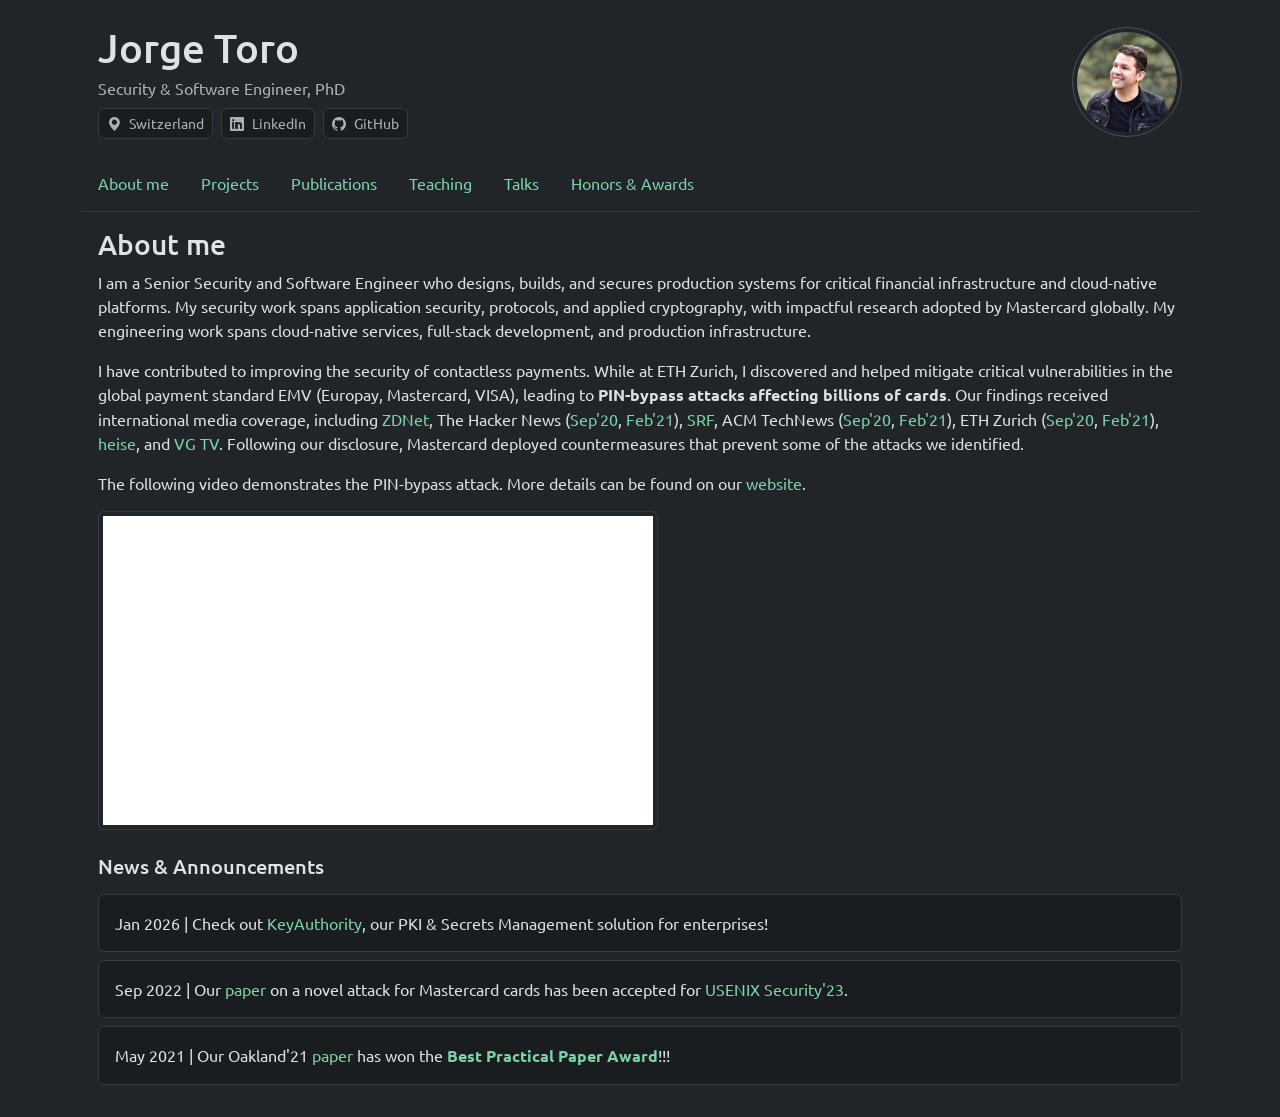
<file: index.html>
<!doctype html>
<html lang="en" data-bs-theme="dark">
  <head>
    <meta charset="utf-8" />
    <meta name="viewport" content="width=device-width, initial-scale=1" />
    <title>Jorge Toro</title>
    <link rel="icon" href="assets/img/icon.png" />
    <link
      href="https://cdn.jsdelivr.net/npm/bootstrap@5.3.8/dist/css/bootstrap.min.css"
      rel="stylesheet"
      integrity="sha384-sRIl4kxILFvY47J16cr9ZwB07vP4J8+LH7qKQnuqkuIAvNWLzeN8tE5YBujZqJLB"
      crossorigin="anonymous"
    />
    <link
      rel="stylesheet"
      href="https://cdn.jsdelivr.net/npm/bootstrap-icons@1.11.3/font/bootstrap-icons.min.css"
    />

    <link rel="preconnect" href="https://fonts.googleapis.com" />
    <link rel="preconnect" href="https://fonts.gstatic.com" crossorigin />
    <link
      href="https://fonts.googleapis.com/css2?family=Ubuntu:ital,wght@0,300;0,400;0,500;0,700;1,300;1,400;1,500;1,700&display=swap"
      rel="stylesheet"
    />

    <link rel="stylesheet" href="assets/css/style.css" />
  </head>
  <body>
    <div class="container mt-4 pb-2">
      <div class="mx-3 d-flex justify-content-between align-items-center mb-4">
        <div>
          <h1 class="mb-1">Jorge Toro</h1>
          <div class="mb-2 text-muted">
            Security &amp; Software Engineer, PhD
          </div>
          <div class="d-flex gap-2 flex-wrap align-items-center">
            <div
              class="alert alert-dark bg-dark-subtle rounded py-1 px-2 small text-muted m-0"
            >
              <i class="bi bi-geo-alt-fill me-2" aria-hidden="true"></i
              >Switzerland
            </div>
            <div
              class="alert alert-dark bg-dark-subtle rounded py-1 px-2 small text-muted m-0"
            >
              <a
                class="text-muted"
                href="https://www.linkedin.com/in/jtoropozo"
                target="_blank"
                ><i class="bi bi-linkedin me-2" aria-hidden="true"></i
                >LinkedIn</a
              >
            </div>
            <div
              class="alert alert-dark bg-dark-subtle rounded py-1 px-2 small text-muted m-0"
            >
              <a
                class="text-muted"
                href="https://github.com/jorgetp"
                target="_blank"
                ><i class="bi bi-github me-2" aria-hidden="true"></i>GitHub</a
              >
            </div>
          </div>
        </div>
        <img
          src="assets/img/profile.jpg"
          alt="Profile picture"
          class="img-fluid rounded-circle p-1 border d-none d-sm-block"
          style="width: 110px"
        />
      </div>
      <ul
        class="nav border-bottom border-dark-subtle pt-0 pb-2 d-flex justify-content-start"
        id="myTab"
        role="tablist"
      >
        <li class="nav-item" role="presentation">
          <button
            class="nav-link active"
            id="home-tab"
            data-bs-toggle="tab"
            data-bs-target="#home"
            type="button"
            role="tab"
            aria-controls="home"
            aria-selected="true"
          >
            About me
          </button>
        </li>
        <li class="nav-item" role="presentation">
          <button
            class="nav-link"
            id="projects-tab"
            data-bs-toggle="tab"
            data-bs-target="#projects"
            type="button"
            role="tab"
            aria-controls="projects"
            aria-selected="false"
          >
            Projects
          </button>
        </li>
        <li class="nav-item" role="presentation">
          <button
            class="nav-link"
            id="publications-tab"
            data-bs-toggle="tab"
            data-bs-target="#publications"
            type="button"
            role="tab"
            aria-controls="publications"
            aria-selected="false"
          >
            Publications
          </button>
        </li>
        <li class="nav-item" role="presentation">
          <button
            class="nav-link"
            id="teaching-tab"
            data-bs-toggle="tab"
            data-bs-target="#teaching"
            type="button"
            role="tab"
            aria-controls="teaching"
            aria-selected="false"
          >
            Teaching
          </button>
        </li>
        <li class="nav-item" role="presentation">
          <button
            class="nav-link"
            id="talks-tab"
            data-bs-toggle="tab"
            data-bs-target="#talks"
            type="button"
            role="tab"
            aria-controls="talks"
            aria-selected="false"
          >
            Talks
          </button>
        </li>
        <li class="nav-item" role="presentation">
          <button
            class="nav-link"
            id="awards-tab"
            data-bs-toggle="tab"
            data-bs-target="#awards"
            type="button"
            role="tab"
            aria-controls="awards"
            aria-selected="false"
          >
            Honors & Awards
          </button>
        </li>
      </ul>
      <div class="mx-3 tab-content" id="myTabContent">
        <div
          class="tab-pane fade show active"
          id="home"
          role="tabpanel"
          aria-labelledby="home-tab"
        >
          <div class="py-3">
            <!--<p class="alert alert-warning">
                  <i class="bi bi-info-circle me-1"></i>
                  This website is mostly about my academic career. I no longer
                  update it regularly since Jan 2023 when I went into industry.
                </p>-->

            <h3>About me</h3>
            <p>
              I am a Senior Security and Software Engineer who designs, builds,
              and secures production systems for critical financial
              infrastructure and cloud-native platforms. My security work spans
              application security, protocols, and applied cryptography, with
              impactful research adopted by Mastercard globally. My engineering
              work spans cloud-native services, full-stack development, and
              production infrastructure.
            </p>

            <!--<p>
              Previously, I was a Postdoctoral Researcher at
              <a href="https://ethz.ch/en.html">ETH Zurich</a>, within Prof.
              Basin's Information Security Group. In 2019, I completed my PhD in
              Computer Science at the
              <a href="https://www.uni.lu">University of Luxembourg</a>, under
              the supervision of Prof. Mauw and Dr. Trujillo. During my academic
              career, I developed and applied techniques and tools to produce
              machine-verifiable security proofs and to identify practical
              attacks in real-world cryptographic protocols.
            </p>-->

            <p>
              I have contributed to improving the security of contactless
              payments. While at ETH Zurich, I discovered and helped mitigate
              critical vulnerabilities in the global payment standard EMV
              (Europay, Mastercard, VISA), leading to
              <strong>PIN-bypass attacks affecting billions of cards</strong>.
              Our findings received international media coverage, including
              <a
                href="https://www.zdnet.com/article/academics-bypass-pins-for-visa-contactless-payments/"
                >ZDNet</a
              >, The Hacker News (<a
                href="https://thehackernews.com/2020/09/emv-payment-card-pin-hacking.html"
                >Sep'20</a
              >,
              <a
                href="https://thehackernews.com/2021/02/new-hack-lets-attackers-bypass.html"
                >Feb'21</a
              >),
              <a
                href="https://www.srf.ch/news/schweiz/eth-forscher-warnen-sicherheitsluecke-bei-visa-kreditkarten-entdeckt"
                >SRF</a
              >, ACM TechNews (<a
                href="https://technews.acm.org/archives.cfm?fo=2020-09-sep/sep-04-2020.html#1130993"
                >Sep'20</a
              >,
              <a
                href="https://technews.acm.org/archives.cfm?fo=2021-02-feb/feb-26-2021.html#1151729"
                >Feb'21</a
              >), ETH Zurich (<a
                href="https://ethz.ch/en/news-and-events/eth-news/news/2020/09/outsmarting-the-pin-code.html"
                >Sep'20</a
              >,
              <a
                href="https://ethz.ch/en/news-and-events/eth-news/news/2021/02/security-flaw-detected-for-the-second-time-in-credit-cards.html"
                >Feb'21</a
              >),
              <a
                href="https://www.heise.de/security/meldung/Zahlen-ohne-PIN-Forscher-knacken-Visas-NFC-Bezahlfunktion-4881555.html"
                >heise</a
              >, and
              <a
                href="https://www.vgtv.no/video/205022/ny-svindelmetode-slik-kan-de-kopiere-kortet-ditt-i-koeen"
                >VG TV</a
              >. Following our disclosure, Mastercard deployed countermeasures
              that prevent some of the attacks we identified.
              <!--Furthermore, the next generation of EMV
                  incorporates security mechanisms influenced by our research. -->
            </p>

            <p>
              The following video demonstrates the PIN-bypass attack. More
              details can be found on our
              <a href="https://emvrace.github.io/">website</a>.
            </p>

            <div
              class="p-1 border border-dark-subtle rounded mb-4"
              style="max-width: 560px"
            >
              <div
                class="ratio ratio-16x9"
                style="max-width: 560px; max-height: 315px"
              >
                <iframe
                  width="560"
                  height="315"
                  src="https://www.youtube.com/embed/8d7UgIiMRBU?si=TC4MjDvPNOIPpmqy"
                  title="YouTube video player"
                  frameborder="0"
                  allow="
                    accelerometer;
                    autoplay;
                    clipboard-write;
                    encrypted-media;
                    gyroscope;
                    picture-in-picture;
                    web-share;
                  "
                  referrerpolicy="strict-origin-when-cross-origin"
                  allowfullscreen
                ></iframe>
              </div>
            </div>

            <h5 class="pb-2">News & Announcements</h5>

            <div class="alert alert-dark mb-2" role="alert">
              Jan 2026 | Check out
              <a href="https://keyauthority.net" target="_blank">KeyAuthority</a
              >, our PKI & Secrets Management solution for enterprises!
            </div>

            <div class="alert alert-dark mb-2" role="alert">
              Sep 2022 | Our
              <a
                href="https://ethz.ch/content/dam/ethz/special-interest/infk/inst-infsec/information-security-group-dam/research/publications/pub2023/mastercard-usenix23.pdf"
                >paper</a
              >
              on a novel attack for Mastercard cards has been accepted for
              <a href="https://www.usenix.org/conference/usenixsecurity23"
                >USENIX Security'23</a
              >.
            </div>

            <div class="alert alert-dark mb-2" role="alert">
              May 2021 | Our Oakland'21
              <a
                href="https://ethz.ch/content/dam/ethz/special-interest/infk/inst-infsec/information-security-group-dam/research/publications/pub2021/emv-sp21.pdf"
                >paper</a
              >
              has won the
              <strong
                ><a
                  href="https://twitter.com/IEEESSP/status/1398021192062095361?s=20"
                  >Best Practical Paper Award</a
                ></strong
              >!!!
            </div>
          </div>
        </div>

        <div
          class="tab-pane fade"
          id="projects"
          role="tabpanel"
          aria-labelledby="projects-tab"
        >
          <div class="py-3">
            <h3 class="mb-1">Projects</h3>
            <p class="text-muted">
              These are projects where I have contributed in a leading role.
              Company-internal projects are not listed here.
            </p>

            <table class="table table-striped">
              <tbody>
                <tr>
                  <td>
                    <div class="fw-bold">
                      KeyAuthority - PKI &amp; Secrets Management
                    </div>
                    <div class="text-muted mb-1">
                      Founder &amp; Lead Engineer | Jan 2025 - Present
                    </div>
                    <ul>
                      <li>
                        Architected and implemented a cloud-native PKI and
                        secrets management platform using Go, ReactJS,
                        PostgreSQL, Docker, Kubernetes, and Helm.
                      </li>
                      <li>
                        Integrated Keycloak, HSMs, cert-manager, and GitLab to
                        automate enterprise security workflows.
                      </li>
                      <li>
                        Designed Role-Based Access Control (RBAC), approval
                        workflows, and cryptographic governance capabilities.
                      </li>
                      <li>
                        Links:
                        <a href="https://keyauthority.net" target="_blank"
                          >Homepage</a
                        >,
                        <a
                          href="https://staging.keyauthority.net"
                          target="_blank"
                          >Live Demo</a
                        >,
                        <a
                          href="https://github.com/keyauthority/keyauthority"
                          target="_blank"
                          >Source Code</a
                        >
                      </li>
                    </ul>
                  </td>
                </tr>
                <tr>
                  <td>
                    <div class="fw-bold">
                      Security Analysis of the Next-Generation Payment
                    </div>
                    <div class="text-muted mb-1">
                      Principal Researcher &amp; Engineer | ETH Zurich (joint
                      with Mastercard) | Nov 2021 - May 2022
                    </div>
                    <ul>
                      <li>
                        Led the formal security analysis of Mastercard's
                        next-generation in-store payment protocol, known as EMV
                        C8.
                      </li>
                      <li>
                        Designed and implemented a model checker to verify
                        security properties of EMV C8.
                      </li>
                      <li>
                        Tech stack:
                        <a
                          href="https://tamarin-prover.github.io/"
                          target="_blank"
                          >Tamarin prover</a
                        >, Python.
                      </li>
                    </ul>
                  </td>
                </tr>
                <tr>
                  <td>
                    <div class="fw-bold">Centre for Cyber Trust</div>
                    <div class="text-muted mb-1">
                      Researcher | ETH Zurich (sponsored by Siemens AG) | Jan
                      2021 - Dec 2022
                    </div>
                    <ul>
                      <li>
                        Contributed to the design and verification of
                        cyber-trust systems linking the physical and digital
                        worlds, specializing in document authentication.
                      </li>
                      <li>
                        Explored potential collaborations with a major
                        institution in Zurich.
                      </li>
                      <li>Tech stack: Tamarin Prover, Java, Android.</li>
                    </ul>
                  </td>
                </tr>
              </tbody>
            </table>
          </div>
        </div>
        <div
          class="tab-pane fade"
          id="publications"
          role="tabpanel"
          aria-labelledby="publications-tab"
        >
          <div class="py-3">
            <h3 class="mb-1">Publications</h3>
            <p class="text-muted">
              These are some of my publications. For a complete list, please see
              my
              <a
                href="https://scholar.google.com/citations?user=mF6Rm5oAAAAJ&hl=en"
                >Google Scholar profile</a
              >.
            </p>

            <div class="table-responsive">
              <table class="table table-striped">
                <thead>
                  <tr>
                    <th scope="col">Year</th>
                    <th scope="col">Title</th>
                    <th scope="col">Authors</th>
                    <th scope="col">Venue</th>
                    <th scope="col">Links</th>
                  </tr>
                </thead>
                <tbody>
                  <tr>
                    <td>2023</td>
                    <td>
                      <strong
                        >SealClub: Computer-aided Paper Document
                        Authentication</strong
                      >
                    </td>
                    <td>M. Ochoa, H. Vanegas, J. Toro-Pozo, and D. Basin</td>
                    <td>
                      39th Annual Computer Security Applications Conference
                      (ACSAC)
                    </td>
                    <td>
                      <a
                        href="https://people.inf.ethz.ch/basin/pubs/acsac23.pdf"
                        >PDF</a
                      >,
                      <a href="https://doi.org/10.1145/3627106.3627176">DOI</a>
                    </td>
                  </tr>
                  <tr>
                    <td>2023</td>
                    <td>
                      <strong
                        >Inducing Authentication Failures to Bypass Credit Card
                        PINs</strong
                      >
                    </td>
                    <td>D. Basin, P. Schaller, and J. Toro-Pozo</td>
                    <td>32nd USENIX Security Symposium</td>
                    <td>
                      <a href="https://emvrace.github.io/">WEB</a>,
                      <a
                        href="https://ethz.ch/content/dam/ethz/special-interest/infk/inst-infsec/information-security-group-dam/research/publications/pub2023/mastercard-usenix23.pdf"
                        >PDF</a
                      >
                    </td>
                  </tr>
                  <tr>
                    <td>2021</td>
                    <td>
                      <strong
                        >Card Brand Mixup Attack: Bypassing the PIN in non-Visa
                        Cards by Using Them for Visa Transactions</strong
                      >
                    </td>
                    <td>D. Basin, R. Sasse, and J. Toro-Pozo</td>
                    <td>30th USENIX Security Symposium</td>
                    <td>
                      <a href="https://emvrace.github.io/">WEB</a>,
                      <a
                        href="https://ethz.ch/content/dam/ethz/special-interest/infk/inst-infsec/information-security-group-dam/research/publications/pub2021/sec21fall-basin.pdf"
                        >PDF</a
                      >
                    </td>
                  </tr>
                  <tr>
                    <td>2021</td>
                    <td>
                      <strong>The EMV Standard: Break, Fix, Verify</strong>
                    </td>
                    <td>D. Basin, R. Sasse, and J. Toro-Pozo</td>
                    <td>
                      42nd IEEE Symposium on Security and Privacy (S&amp;P)
                    </td>
                    <td>
                      <a href="https://emvrace.github.io/">WEB</a>,
                      <a
                        href="https://ethz.ch/content/dam/ethz/special-interest/infk/inst-infsec/information-security-group-dam/research/publications/pub2021/emv-sp21.pdf"
                        >PDF</a
                      >,
                      <a
                        href="https://jorgetp.github.io/assets/img/oakland-award.jpg"
                        >AWARD</a
                      >
                    </td>
                  </tr>
                  <tr>
                    <td>2019</td>
                    <td>
                      <strong
                        >Post-Collusion Security and Distance Bounding</strong
                      >
                    </td>
                    <td>
                      S. Mauw, Z. Smith, J. Toro-Pozo, and R. Trujillo-Rasua
                    </td>
                    <td>
                      26th ACM SIGSAC Conference on Computer and Communications
                      Security (CCS)
                    </td>
                    <td>
                      <a href="https://jorgetp.github.io/assets/pdf/CCS19.pdf"
                        >PDF</a
                      >,
                      <a href="https://doi.org/10.1145/3319535.3345651">DOI</a>
                    </td>
                  </tr>
                  <tr>
                    <td>2019</td>
                    <td>
                      <strong
                        >Computational and symbolic analysis of
                        distance-bounding protocols</strong
                      >
                    </td>
                    <td>J. L. Toro Pozo</td>
                    <td>PhD thesis, University of Luxembourg</td>
                    <td>
                      <a
                        href="https://jorgetp.github.io/assets/pdf/thesis-jorge.pdf"
                        >PDF</a
                      >,
                      <a href="http://orbilu.uni.lu/handle/10993/39506">URL</a>
                    </td>
                  </tr>
                  <tr>
                    <td>2018</td>
                    <td>
                      <strong
                        >Automated Identification of Desynchronisation Attacks
                        on Shared Secrets</strong
                      >
                    </td>
                    <td>
                      S. Mauw, Z. Smith, J. Toro-Pozo, and R. Trujillo-Rasua
                    </td>
                    <td>
                      23rd European Symposium on Research in Computer Security
                      (ESORICS)
                    </td>
                    <td>
                      <a href="https://doi.org/10.1007/978-3-319-99073-6_20"
                        >DOI</a
                      >
                    </td>
                  </tr>
                  <tr>
                    <td>2018</td>
                    <td>
                      <strong
                        >Distance-Bounding Protocols: Verification without Time
                        and Location</strong
                      >
                    </td>
                    <td>
                      S. Mauw, Z. Smith, J. Toro-Pozo, and R. Trujillo-Rasua
                    </td>
                    <td>
                      39th IEEE Symposium on Security and Privacy (S&amp;P)
                    </td>
                    <td>
                      <a href="https://jorgetp.github.io/assets/pdf/SP18.pdf"
                        >PDF</a
                      >,
                      <a href="https://doi.org/10.1109/SP.2018.00001">DOI</a>
                    </td>
                  </tr>
                  <tr>
                    <td>2017</td>
                    <td>
                      <strong>Multiobjective variable mesh optimization</strong>
                    </td>
                    <td>Y. Salgueiro, J. L. Toro, R. Bello, and R. Falcon</td>
                    <td>Annals of Operations Research, 258(2): 869-893</td>
                    <td>
                      <a href="https://jorgetp.github.io/assets/pdf/MOVMO.pdf"
                        >PDF</a
                      >,
                      <a href="https://doi.org/10.1007/s10479-016-2221-5"
                        >DOI</a
                      >
                    </td>
                  </tr>
                  <tr>
                    <td>2016</td>
                    <td>
                      <strong
                        >Optimality Results on the Security of Lookup-Based
                        Protocols</strong
                      >
                    </td>
                    <td>S. Mauw, J. Toro-Pozo, and R. Trujillo-Rasua</td>
                    <td>
                      12th Radio Frequency Identification and IoT Security
                      Workshop (RFIDSec)
                    </td>
                    <td>
                      <a href="https://doi.org/10.1007/978-3-319-62024-4_10"
                        >DOI</a
                      >
                    </td>
                  </tr>
                  <tr>
                    <td>2016</td>
                    <td>
                      <strong
                        >A Class of Precomputation-Based Distance-Bounding
                        Protocols</strong
                      >
                    </td>
                    <td>S. Mauw, J. Toro-Pozo, and R. Trujillo-Rasua</td>
                    <td>
                      1st IEEE European Symposium on Security and Privacy
                      (EuroS&amp;P)
                    </td>
                    <td>
                      <a href="https://doi.org/10.1109/EuroSP.2016.19">DOI</a>
                    </td>
                  </tr>
                  <tr>
                    <td>2014</td>
                    <td>
                      <strong
                        >Noise Detection and Learning Based on Current
                        Information</strong
                      >
                    </td>
                    <td>
                      D. Pascual Gonz&aacute;lez; F. D. V&aacute;zquez Mesa; and
                      J. L. Toro Pozo
                    </td>
                    <td>Computaci&oacute;n y Sistemas, 18(1)</td>
                    <td>
                      <a
                        href="http://cys.cic.ipn.mx/ojs/index.php/CyS/article/view/1593"
                        >URL</a
                      >
                    </td>
                  </tr>
                </tbody>
              </table>
            </div>
          </div>
        </div>
        <div
          class="tab-pane fade"
          id="awards"
          role="tabpanel"
          aria-labelledby="awards-tab"
        >
          <div class="py-3">
            <h3 class="mb-1">Honors & Awards</h3>
            <p class="text-muted">
              These are some of my selected honors and awards.
            </p>

            <div class="table-responsive">
              <table class="table table-striped">
                <thead>
                  <tr>
                    <th scope="col">Year</th>
                    <th scope="col">Award</th>
                    <th scope="col">Organization / Context</th>
                  </tr>
                </thead>
                <tbody>
                  <tr>
                    <td>2021</td>
                    <td>
                      <strong
                        ><a
                          href="https://www.ieee-security.org/TC/SP2021/awards.html"
                          >Best Practical Paper Award</a
                        ></strong
                      >
                    </td>
                    <td>
                      42nd IEEE Symposium on Security and Privacy (S&amp;P)
                    </td>
                  </tr>
                  <tr>
                    <td>2020</td>
                    <td>
                      <strong
                        ><a
                          href="https://www.iit.cnr.it/STM-WG/contentpage06.html"
                          >Best PhD Thesis on Security and Trust Management</a
                        ></strong
                      >
                    </td>
                    <td>
                      European Research Consortium for Informatics and
                      Mathematics (<a href="https://www.ercim.eu">ERCIM</a>)
                    </td>
                  </tr>
                  <tr>
                    <td>2019</td>
                    <td>
                      <strong>Best Thesis in Computer Science</strong>
                    </td>
                    <td>University of Luxembourg</td>
                  </tr>
                  <tr>
                    <td>2015</td>
                    <td><strong>AFR-PhD Grant</strong> (~170K euros)</td>
                    <td>
                      Luxembourg National Research Fund (<a
                        href="https://www.fnr.lu"
                        >FNR</a
                      >)
                    </td>
                  </tr>
                </tbody>
              </table>
            </div>
          </div>
        </div>
        <div
          class="tab-pane fade"
          id="teaching"
          role="tabpanel"
          aria-labelledby="teaching-tab"
        >
          <div class="py-3">
            <h3 class="mb-1">Teaching</h3>
            <p class="text-muted">
              I have been part of the teaching team for the following courses
              (2016 to date).
            </p>
            <div class="table-responsive">
              <table class="table table-striped">
                <thead>
                  <tr>
                    <th scope="col">Term</th>
                    <th scope="col">Course</th>
                    <th scope="col">Institution</th>
                    <th scope="col">Description</th>
                  </tr>
                </thead>
                <tbody>
                  <tr>
                    <td>Spring 2022</td>
                    <td>
                      <strong
                        ><a
                          href="https://infsec.ethz.ch/education/ss2022/infsec.html"
                          >Information Security</a
                        ></strong
                      >
                    </td>
                    <td>ETH Zurich</td>
                    <td>
                      This course provides an introduction to Information
                      Security. The focus is on fundamental concepts and models,
                      basic cryptography, protocols and system security, and
                      privacy and data protection. While the emphasis is on
                      foundations, case studies are given that examine different
                      realizations of these ideas in practice.
                    </td>
                  </tr>
                  <tr>
                    <td>Autumn 2021</td>
                    <td>
                      <strong
                        ><a
                          href="https://infsec.ethz.ch/education/as2021/seclab.html"
                          >Applied Security Laboratory</a
                        ></strong
                      >
                    </td>
                    <td>ETH Zurich</td>
                    <td>
                      This is a hands-on course on applied aspects of
                      Information Security. It covers topics such as applied
                      information security, operating system security, OS
                      hardening, computer forensics, web application security,
                      design, implementation, and configuration of security
                      mechanisms, risk analysis, and system review.
                    </td>
                  </tr>
                  <tr>
                    <td>Spring 2021</td>
                    <td>
                      <strong
                        ><a
                          href="https://systems.ethz.ch/education/courses/2021-spring/big-data-for-engineers.html"
                          >Big Data for Engineers</a
                        ></strong
                      >
                    </td>
                    <td>ETH Zurich</td>
                    <td>
                      This database course introduces the most recent advances
                      for scaling storage and querying to Petabytes of data with
                      trillions of records. The course covers techniques to work
                      with heterogeneous data sets and data shapes like trees
                      and graphs.
                    </td>
                  </tr>
                  <tr>
                    <td>Autumn 2020</td>
                    <td>
                      <strong
                        ><a
                          href="http://www.vvz.ethz.ch/Vorlesungsverzeichnis/lerneinheit.view?semkez=2022W&amp;ansicht=KATALOGDATEN&amp;lerneinheitId=161941&amp;lang=en"
                          >Information Security Lab</a
                        ></strong
                      >
                    </td>
                    <td>ETH Zurich</td>
                    <td>
                      This InterFocus course provides a broad, hands-on
                      introduction to Information Security. It introduces
                      adversarial thinking and security by design as key
                      approaches to building secure systems.
                    </td>
                  </tr>
                  <tr>
                    <td>Spring 2020</td>
                    <td>
                      <strong
                        ><a
                          href="http://www.vvz.ethz.ch/Vorlesungsverzeichnis/lerneinheit.view?semkez=2020S&amp;ansicht=KATALOGDATEN&amp;lerneinheitId=137237&amp;lang=en"
                          >Information Systems for Engineers</a
                        ></strong
                      >
                    </td>
                    <td>ETH Zurich</td>
                    <td>
                      This course provides the basics of relational databases
                      from the perspective of the user. We discover why tables
                      are so incredibly powerful to express relations, learn the
                      SQL query language, and how to make the most of it. The
                      course also covers support for data cubes (analytics).
                    </td>
                  </tr>
                  <tr>
                    <td>Autumn 2019</td>
                    <td>
                      <strong
                        ><a
                          href="https://www.ti.inf.ethz.ch/ew/courses/APC19/index.html"
                          >Algorithms, Probability, and Computing</a
                        ></strong
                      >
                    </td>
                    <td>ETH Zurich</td>
                    <td>
                      This course focuses on advanced design and analysis
                      methods for algorithms and data structures, such as
                      Random(ized) Search Trees, Point Location, Minimum Cut,
                      Linear Programming, Randomized Algebraic Algorithms
                      (matchings), Probabilistically Checkable Proofs
                      (introduction).
                    </td>
                  </tr>
                  <tr>
                    <td>2016–2018</td>
                    <td>
                      <strong>Security Protocols</strong>
                    </td>
                    <td>University of Luxembourg</td>
                    <td>
                      The course helps students develop their skills in manual
                      and computer-aided verification of security protocols.
                    </td>
                  </tr>
                  <tr>
                    <td>2017</td>
                    <td><strong>Information Security Basics</strong></td>
                    <td>University of Luxembourg</td>
                    <td>
                      The course covers the basic concepts of Information
                      Security from a formal methods perspective. These concepts
                      include protocol execution, threat model, security
                      properties, and (manual) verification.
                    </td>
                  </tr>
                </tbody>
              </table>
            </div>
          </div>
        </div>
        <div
          class="tab-pane fade"
          id="talks"
          role="tabpanel"
          aria-labelledby="talks-tab"
        >
          <div class="p-3">
            <h3 class="mb-1">Talks</h3>
            <p class="text-muted">
              These are some of the talks that I've given.
            </p>
            <div class="table-responsive">
              <table class="table table-striped">
                <thead>
                  <tr>
                    <th scope="col">Date</th>
                    <th scope="col">Talk</th>
                    <th scope="col">Event</th>
                    <th scope="col">Location</th>
                  </tr>
                </thead>
                <tbody>
                  <tr>
                    <td>Aug 2021</td>
                    <td>
                      <strong
                        >Card Brand Mixup Attack: Bypassing the PIN in non-Visa
                        Cards by Using Them for Visa Transactions</strong
                      >
                    </td>
                    <td>
                      <a
                        href="https://www.usenix.org/conference/usenixsecurity21"
                        >30th USENIX Security Symposium</a
                      >
                    </td>
                    <td>Virtual</td>
                  </tr>
                  <tr>
                    <td>May 2021</td>
                    <td>
                      <strong>The EMV Standard: Break, Fix, Verify</strong>
                    </td>
                    <td>
                      <a href="https://www.ieee-security.org/TC/SP2021"
                        >42nd IEEE Symposium on Security and Privacy
                        (S&amp;P)</a
                      >
                    </td>
                    <td>Virtual</td>
                  </tr>
                  <tr>
                    <td>May 2021</td>
                    <td>
                      <strong
                        >Trustworthy Components by Example of Security
                        Protocols</strong
                      >
                    </td>
                    <td>
                      <a href="https://sscc.ethz.ch"
                        >Swiss Support Center for Cybersecurity (SSCC) Workshop
                        on Dependencies</a
                      >
                    </td>
                    <td>Virtual</td>
                  </tr>
                  <tr>
                    <td>Sep 2021</td>
                    <td>
                      <strong
                        >Computational and Symbolic Analysis of
                        Distance-Bounding Protocols</strong
                      >
                    </td>
                    <td>
                      <a href="https://hosting.services.iit.cnr.it/stm2020"
                        >Security and Trust Management (STM) Workshop 2020</a
                      >
                    </td>
                    <td>Virtual</td>
                  </tr>
                  <tr>
                    <td>Nov 2018</td>
                    <td>
                      <strong
                        >Collusion in Security Protocols: Terrorist Fraud as a
                        Use Case</strong
                      >
                    </td>
                    <td>Infsec Group seminar at ETHZ</td>
                    <td>Zurich, Switzerland</td>
                  </tr>
                  <tr>
                    <td>Oct 2018</td>
                    <td>
                      <strong
                        >Distance Bounding Protocols: Verification without Time
                        and Location</strong
                      >
                    </td>
                    <td><a href="https://cispa.de/en">CISPA</a></td>
                    <td>Saarbrucken, Germany</td>
                  </tr>
                  <tr>
                    <td>Apr 2018</td>
                    <td>
                      <strong
                        >Distance Bounding Protocols: Computational vs. Symbolic
                        Models</strong
                      >
                    </td>
                    <td>
                      <a
                        href="https://www.surrey.ac.uk/events/20180414-futuredb-distance-bounding-past-present-future"
                        >FutureDB Workshop</a
                      >
                    </td>
                    <td>Azores, Portugal</td>
                  </tr>
                  <tr>
                    <td>Dec 2017</td>
                    <td>
                      <strong
                        >Distance-Bounding Protocols: Verification without Time
                        and Location</strong
                      >
                    </td>
                    <td>Infsec Group seminar at ETHZ</td>
                    <td>Zurich, Switzerland</td>
                  </tr>
                  <tr>
                    <td>Nov 2017</td>
                    <td>
                      <strong
                        >On Symbolic Verification of Distance-Bounding
                        Protocols</strong
                      >
                    </td>
                    <td>
                      <a href="https://cryptacus.cs.ru.nl">CRYPTACUS'17</a>
                    </td>
                    <td>Nijmegen, The Netherlands</td>
                  </tr>
                  <tr>
                    <td>Mar 2017</td>
                    <td>
                      <strong
                        >On the Optimality of Secure Distance Bounding</strong
                      >
                    </td>
                    <td>
                      <a href="https://grsrd.uni.lu/2017"
                        >Grande Region Security and Reliability Day 2017</a
                      >
                    </td>
                    <td>Luxembourg</td>
                  </tr>
                  <tr>
                    <td>Dec 2016</td>
                    <td>
                      <strong
                        >Optimality Results on the Security of Lookup-Based
                        Protocols</strong
                      >
                    </td>
                    <td>
                      <a href="https://rfidsec2016.org"
                        >12th Radio Frequency Identification and IoT Security
                        Workshop (RFIDSec)</a
                      >
                    </td>
                    <td>Hong Kong, China</td>
                  </tr>
                  <tr>
                    <td>Mar 2016</td>
                    <td>
                      <strong
                        >A class of precomputation-based distance-bounding
                        protocols</strong
                      >
                    </td>
                    <td>
                      <a href="https://grsrd16.inria.fr"
                        >Grande Region Security and Reliability Day 2016</a
                      >
                    </td>
                    <td>Nancy, France</td>
                  </tr>
                </tbody>
              </table>
            </div>
          </div>
        </div>
      </div>
    </div>

    <script
      src="https://cdn.jsdelivr.net/npm/bootstrap@5.3.8/dist/js/bootstrap.bundle.min.js"
      integrity="sha384-FKyoEForCGlyvwx9Hj09JcYn3nv7wiPVlz7YYwJrWVcXK/BmnVDxM+D2scQbITxI"
      crossorigin="anonymous"
    ></script>
  </body>
</html>
</file>
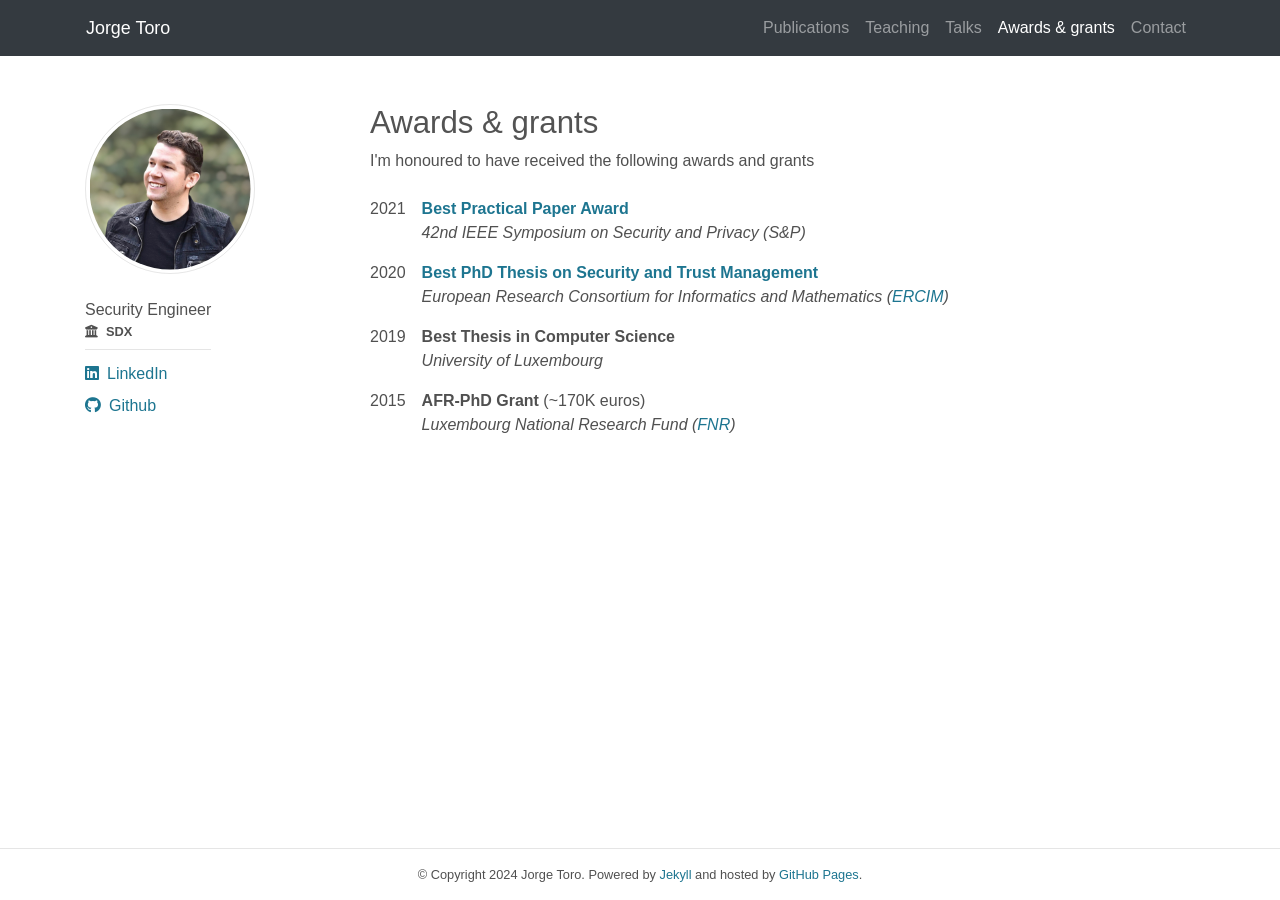
<file: awards-n-grants/index.html>
<!DOCTYPE html> <html lang="en"> <head> <meta charset="utf-8"> <meta name="viewport" content="width=device-width, initial-scale=1, shrink-to-fit=no"> <meta http-equiv="X-UA-Compatible" content="IE=edge"> <title> Awards & grants | Jorge Toro </title> <meta name="description" content="Jorge Toro's website."> <meta name="google-site-verification" content="XbaqVxXcDgBON_eYOMAfsf_VuzDrLs3RcIf-P2u_D7I"/> <link rel="stylesheet" href="https://cdn.jsdelivr.net/npm/bootstrap@4.6.2/dist/css/bootstrap.min.css" integrity="sha384-xOolHFLEh07PJGoPkLv1IbcEPTNtaed2xpHsD9ESMhqIYd0nLMwNLD69Npy4HI+N" crossorigin="anonymous"> <link rel="stylesheet" href="https://cdnjs.cloudflare.com/ajax/libs/font-awesome/6.1.2/css/all.min.css" crossorigin="anonymous"> <link href="/assets/img/favicon.png" rel="icon"> <link href="/assets/img/apple-touch-icon.png" rel="apple-touch-icon"> <link rel="stylesheet" href="https://gitcdn.link/repo/jwarby/jekyll-pygments-themes/master/github.css"/> <link rel="stylesheet" href="/assets/css/main.css"> <link rel="canonical" href="/awards-n-grants/"> </head> <body> <div class="bg-dark mb-5 pl-2 pr-2 pl-sm-0 pr-sm-0"> <nav id="navbar" class="container-md navbar navbar-expand-lg navbar-dark"> <a class="navbar-brand" href="/">Jorge Toro</a> <button class="navbar-toggler mb-1" type="button" data-toggle="collapse" data-target="#navbarSupportedContent" aria-controls="navbarSupportedContent" aria-expanded="false" aria-label="Toggle navigation"> <span class="navbar-toggler-icon"></span> </button> <div class="collapse navbar-collapse text-right ml-auto" id="navbarSupportedContent"> <ul class="navbar-nav ml-auto"> <li class="nav-item "> <a class="nav-link" href="/publications/"> Publications </a> </li> <li class="nav-item "> <a class="nav-link" href="/teaching/"> Teaching </a> </li> <li class="nav-item "> <a class="nav-link" href="/talks/"> Talks </a> </li> <li class="nav-item active"> <a class="nav-link" href="/awards-n-grants/"> Awards &amp; grants <span class="sr-only">(current)</span> </a> </li> <li class="nav-item "> <a class="nav-link" href="/contact/"> Contact </a> </li> </ul> </div> </nav> </div> <div id="main-container" class="container-md pb-5"> <div class="row"> <div class="col-sm-3 d-none d-sm-block d-sm-block"> <div class="row"> <div class="col-auto mb-3 pr-sm-4"> <img id="profile-img" src="/assets/img/profile.jpg" alt="Profile picture" class="w-100"> </div> <div class="col-auto"> <div class="bio pt-2">Security Engineer</div> <div class="affiliation font-weight-bold small pb-0 pb-sm-2"><a href="https://www.sdx.com" target="_blank" rel="noopener noreferrer"><i class="fa fa-university mr-2"></i><span class="">SDX</span></a></div> <div class="social d-flex flex-sm-column mt-0 mt-sm-2"> <div class="pt-1 pb-1 pr-2"> <a href="https://www.linkedin.com/in/jtoropozo" target="_blank" rel="noopener noreferrer"><i class="fab fa-linkedin mr-2"></i><span class="d-none d-sm-inline">LinkedIn</span></a> </div> <div class="pt-1 pb-1 pr-2"> <a href="https://github.com/jorgetp" target="_blank" rel="noopener noreferrer"><i class="fab fa-github mr-2"></i><span class="d-none d-sm-inline">Github</span></a> </div> </div> </div> </div> </div> <div class="col-sm-9"> <div><h1>Awards &amp; grants</h1></div> <div>I'm honoured to have received the following awards and grants</div> <div class="mb-3"></div> <table> <tbody> <tr> <td>2021</td> <td> <strong><a href="https://www.ieee-security.org/TC/SP2021/awards.html" target="_blank" rel="noopener noreferrer">Best Practical Paper Award</a></strong><br><em>42nd IEEE Symposium on Security and Privacy (S&amp;P)</em> </td> </tr> <tr> <td>2020</td> <td> <strong><a href="https://www.iit.cnr.it/STM-WG/contentpage06.html" target="_blank" rel="noopener noreferrer">Best PhD Thesis on Security and Trust Management</a></strong><br><em>European Research Consortium for Informatics and Mathematics (<a href="https://www.ercim.eu" target="_blank" rel="noopener noreferrer">ERCIM</a>)</em> </td> </tr> <tr> <td>2019</td> <td> <strong>Best Thesis in Computer Science</strong><br><em>University of Luxembourg</em> </td> </tr> <tr> <td>2015</td> <td> <strong>AFR-PhD Grant</strong> (~170K euros)<br><em>Luxembourg National Research Fund (<a href="https://www.fnr.lu" target="_blank" rel="noopener noreferrer">FNR</a>)</em> </td> </tr> </tbody> </table> </div> </div> </div> <footer class="container-fluid p-3 small text-center"> © Copyright 2024 Jorge Toro. Powered by <a href="http://jekyllrb.com/" target="_blank" rel="noopener noreferrer">Jekyll</a> and hosted by <a href="https://pages.github.com/" target="_blank" rel="noopener noreferrer">GitHub Pages</a>. </footer> </body> <script src="https://cdn.jsdelivr.net/npm/jquery@3.5.1/dist/jquery.slim.min.js" integrity="sha384-DfXdz2htPH0lsSSs5nCTpuj/zy4C+OGpamoFVy38MVBnE+IbbVYUew+OrCXaRkfj" crossorigin="anonymous"></script> <script src="https://cdn.jsdelivr.net/npm/bootstrap@4.6.2/dist/js/bootstrap.bundle.min.js" integrity="sha384-Fy6S3B9q64WdZWQUiU+q4/2Lc9npb8tCaSX9FK7E8HnRr0Jz8D6OP9dO5Vg3Q9ct" crossorigin="anonymous"></script> </html>
</file>
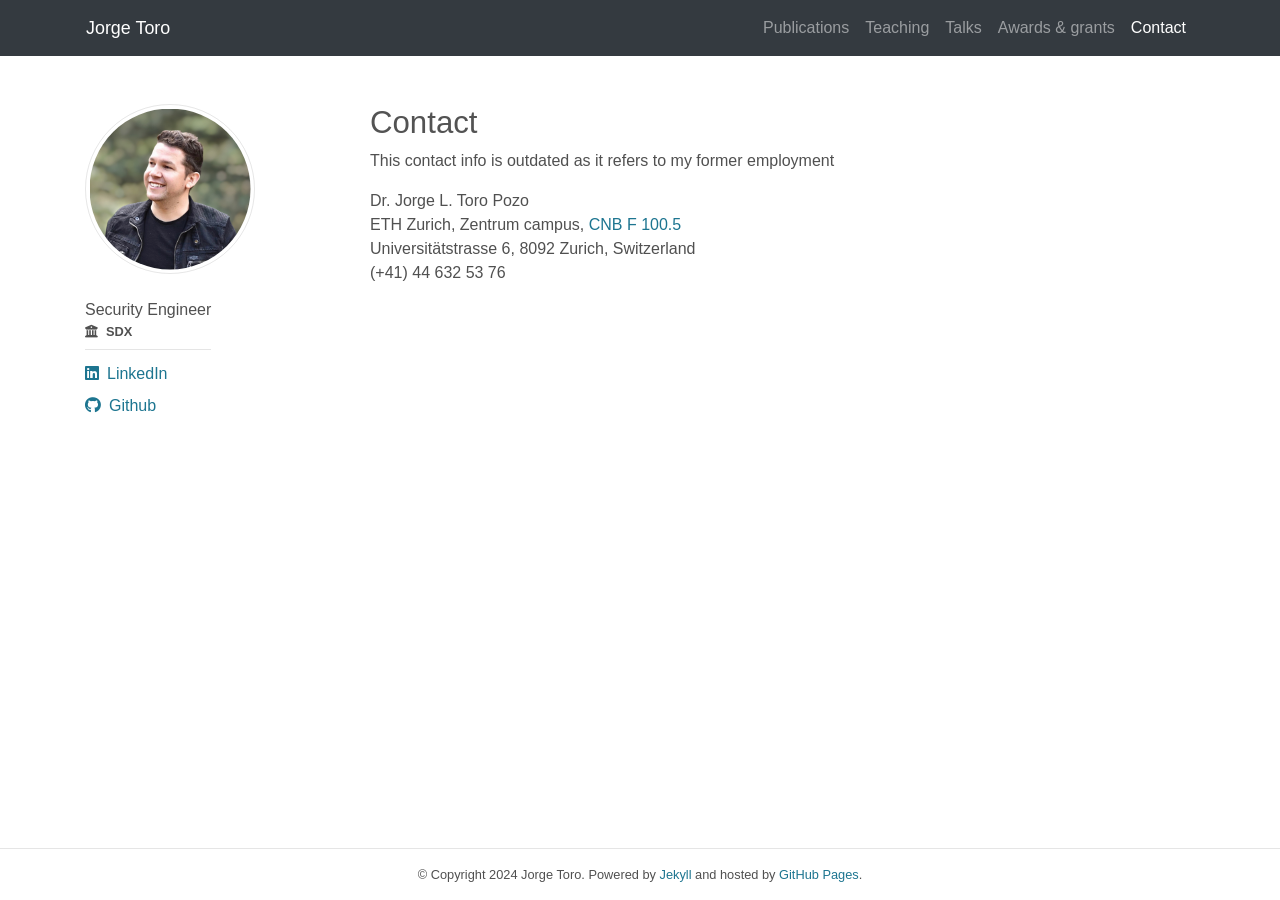
<file: contact/index.html>
<!DOCTYPE html> <html lang="en"> <head> <meta charset="utf-8"> <meta name="viewport" content="width=device-width, initial-scale=1, shrink-to-fit=no"> <meta http-equiv="X-UA-Compatible" content="IE=edge"> <title> Contact | Jorge Toro </title> <meta name="description" content="Jorge Toro's website."> <meta name="google-site-verification" content="XbaqVxXcDgBON_eYOMAfsf_VuzDrLs3RcIf-P2u_D7I"/> <link rel="stylesheet" href="https://cdn.jsdelivr.net/npm/bootstrap@4.6.2/dist/css/bootstrap.min.css" integrity="sha384-xOolHFLEh07PJGoPkLv1IbcEPTNtaed2xpHsD9ESMhqIYd0nLMwNLD69Npy4HI+N" crossorigin="anonymous"> <link rel="stylesheet" href="https://cdnjs.cloudflare.com/ajax/libs/font-awesome/6.1.2/css/all.min.css" crossorigin="anonymous"> <link href="/assets/img/favicon.png" rel="icon"> <link href="/assets/img/apple-touch-icon.png" rel="apple-touch-icon"> <link rel="stylesheet" href="https://gitcdn.link/repo/jwarby/jekyll-pygments-themes/master/github.css"/> <link rel="stylesheet" href="/assets/css/main.css"> <link rel="canonical" href="/contact/"> </head> <body> <div class="bg-dark mb-5 pl-2 pr-2 pl-sm-0 pr-sm-0"> <nav id="navbar" class="container-md navbar navbar-expand-lg navbar-dark"> <a class="navbar-brand" href="/">Jorge Toro</a> <button class="navbar-toggler mb-1" type="button" data-toggle="collapse" data-target="#navbarSupportedContent" aria-controls="navbarSupportedContent" aria-expanded="false" aria-label="Toggle navigation"> <span class="navbar-toggler-icon"></span> </button> <div class="collapse navbar-collapse text-right ml-auto" id="navbarSupportedContent"> <ul class="navbar-nav ml-auto"> <li class="nav-item "> <a class="nav-link" href="/publications/"> Publications </a> </li> <li class="nav-item "> <a class="nav-link" href="/teaching/"> Teaching </a> </li> <li class="nav-item "> <a class="nav-link" href="/talks/"> Talks </a> </li> <li class="nav-item "> <a class="nav-link" href="/awards-n-grants/"> Awards &amp; grants </a> </li> <li class="nav-item active"> <a class="nav-link" href="/contact/"> Contact <span class="sr-only">(current)</span> </a> </li> </ul> </div> </nav> </div> <div id="main-container" class="container-md pb-5"> <div class="row"> <div class="col-sm-3 d-none d-sm-block d-sm-block"> <div class="row"> <div class="col-auto mb-3 pr-sm-4"> <img id="profile-img" src="/assets/img/profile.jpg" alt="Profile picture" class="w-100"> </div> <div class="col-auto"> <div class="bio pt-2">Security Engineer</div> <div class="affiliation font-weight-bold small pb-0 pb-sm-2"><a href="https://www.sdx.com" target="_blank" rel="noopener noreferrer"><i class="fa fa-university mr-2"></i><span class="">SDX</span></a></div> <div class="social d-flex flex-sm-column mt-0 mt-sm-2"> <div class="pt-1 pb-1 pr-2"> <a href="https://www.linkedin.com/in/jtoropozo" target="_blank" rel="noopener noreferrer"><i class="fab fa-linkedin mr-2"></i><span class="d-none d-sm-inline">LinkedIn</span></a> </div> <div class="pt-1 pb-1 pr-2"> <a href="https://github.com/jorgetp" target="_blank" rel="noopener noreferrer"><i class="fab fa-github mr-2"></i><span class="d-none d-sm-inline">Github</span></a> </div> </div> </div> </div> </div> <div class="col-sm-9"> <div><h1>Contact</h1></div> <div>This contact info is outdated as it refers to my former employment</div> <div class="mb-3"></div> <p>Dr. Jorge L. Toro Pozo<br> ETH Zurich, Zentrum campus, <a href="http://www.rauminfo.ethz.ch/Rauminfo/grundrissplan.gif?gebaeude=CNB&amp;geschoss=F&amp;raumNr=100.5&amp;" target="_blank" rel="noopener noreferrer">CNB F 100.5</a><br> Universitätstrasse 6, 8092 Zurich, Switzerland<br> (+41) 44 632 53 76</p> </div> </div> </div> <footer class="container-fluid p-3 small text-center"> © Copyright 2024 Jorge Toro. Powered by <a href="http://jekyllrb.com/" target="_blank" rel="noopener noreferrer">Jekyll</a> and hosted by <a href="https://pages.github.com/" target="_blank" rel="noopener noreferrer">GitHub Pages</a>. </footer> </body> <script src="https://cdn.jsdelivr.net/npm/jquery@3.5.1/dist/jquery.slim.min.js" integrity="sha384-DfXdz2htPH0lsSSs5nCTpuj/zy4C+OGpamoFVy38MVBnE+IbbVYUew+OrCXaRkfj" crossorigin="anonymous"></script> <script src="https://cdn.jsdelivr.net/npm/bootstrap@4.6.2/dist/js/bootstrap.bundle.min.js" integrity="sha384-Fy6S3B9q64WdZWQUiU+q4/2Lc9npb8tCaSX9FK7E8HnRr0Jz8D6OP9dO5Vg3Q9ct" crossorigin="anonymous"></script> </html>
</file>
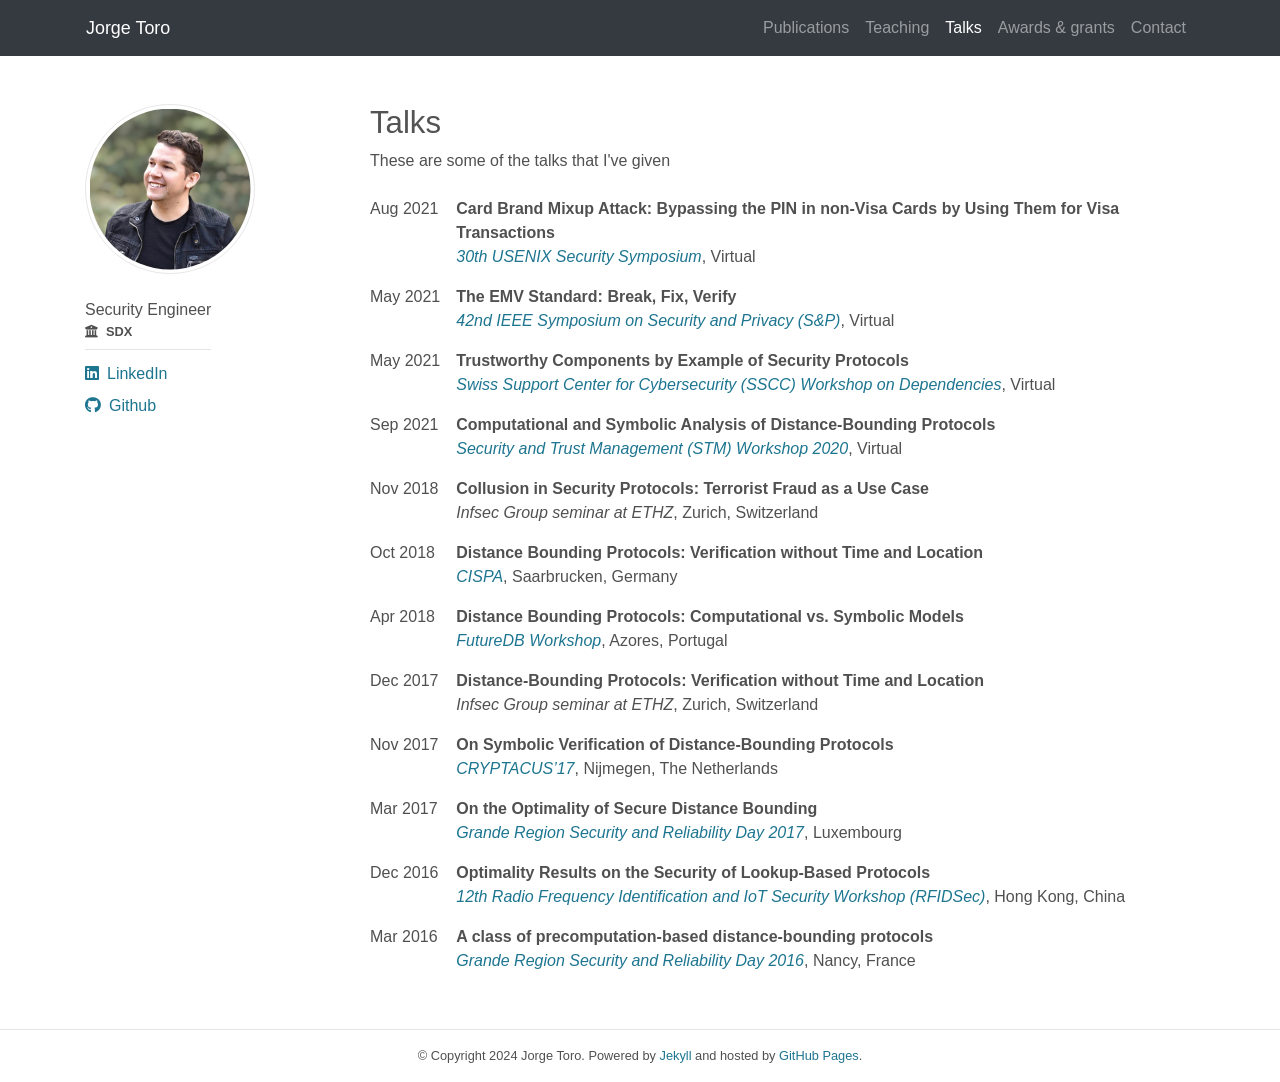
<file: talks/index.html>
<!DOCTYPE html> <html lang="en"> <head> <meta charset="utf-8"> <meta name="viewport" content="width=device-width, initial-scale=1, shrink-to-fit=no"> <meta http-equiv="X-UA-Compatible" content="IE=edge"> <title> Talks | Jorge Toro </title> <meta name="description" content="Jorge Toro's website."> <meta name="google-site-verification" content="XbaqVxXcDgBON_eYOMAfsf_VuzDrLs3RcIf-P2u_D7I"/> <link rel="stylesheet" href="https://cdn.jsdelivr.net/npm/bootstrap@4.6.2/dist/css/bootstrap.min.css" integrity="sha384-xOolHFLEh07PJGoPkLv1IbcEPTNtaed2xpHsD9ESMhqIYd0nLMwNLD69Npy4HI+N" crossorigin="anonymous"> <link rel="stylesheet" href="https://cdnjs.cloudflare.com/ajax/libs/font-awesome/6.1.2/css/all.min.css" crossorigin="anonymous"> <link href="/assets/img/favicon.png" rel="icon"> <link href="/assets/img/apple-touch-icon.png" rel="apple-touch-icon"> <link rel="stylesheet" href="https://gitcdn.link/repo/jwarby/jekyll-pygments-themes/master/github.css"/> <link rel="stylesheet" href="/assets/css/main.css"> <link rel="canonical" href="/talks/"> </head> <body> <div class="bg-dark mb-5 pl-2 pr-2 pl-sm-0 pr-sm-0"> <nav id="navbar" class="container-md navbar navbar-expand-lg navbar-dark"> <a class="navbar-brand" href="/">Jorge Toro</a> <button class="navbar-toggler mb-1" type="button" data-toggle="collapse" data-target="#navbarSupportedContent" aria-controls="navbarSupportedContent" aria-expanded="false" aria-label="Toggle navigation"> <span class="navbar-toggler-icon"></span> </button> <div class="collapse navbar-collapse text-right ml-auto" id="navbarSupportedContent"> <ul class="navbar-nav ml-auto"> <li class="nav-item "> <a class="nav-link" href="/publications/"> Publications </a> </li> <li class="nav-item "> <a class="nav-link" href="/teaching/"> Teaching </a> </li> <li class="nav-item active"> <a class="nav-link" href="/talks/"> Talks <span class="sr-only">(current)</span> </a> </li> <li class="nav-item "> <a class="nav-link" href="/awards-n-grants/"> Awards &amp; grants </a> </li> <li class="nav-item "> <a class="nav-link" href="/contact/"> Contact </a> </li> </ul> </div> </nav> </div> <div id="main-container" class="container-md pb-5"> <div class="row"> <div class="col-sm-3 d-none d-sm-block d-sm-block"> <div class="row"> <div class="col-auto mb-3 pr-sm-4"> <img id="profile-img" src="/assets/img/profile.jpg" alt="Profile picture" class="w-100"> </div> <div class="col-auto"> <div class="bio pt-2">Security Engineer</div> <div class="affiliation font-weight-bold small pb-0 pb-sm-2"><a href="https://www.sdx.com" target="_blank" rel="noopener noreferrer"><i class="fa fa-university mr-2"></i><span class="">SDX</span></a></div> <div class="social d-flex flex-sm-column mt-0 mt-sm-2"> <div class="pt-1 pb-1 pr-2"> <a href="https://www.linkedin.com/in/jtoropozo" target="_blank" rel="noopener noreferrer"><i class="fab fa-linkedin mr-2"></i><span class="d-none d-sm-inline">LinkedIn</span></a> </div> <div class="pt-1 pb-1 pr-2"> <a href="https://github.com/jorgetp" target="_blank" rel="noopener noreferrer"><i class="fab fa-github mr-2"></i><span class="d-none d-sm-inline">Github</span></a> </div> </div> </div> </div> </div> <div class="col-sm-9"> <div><h1>Talks</h1></div> <div>These are some of the talks that I've given</div> <div class="mb-3"></div> <table class="chrono"> <tbody> <tr> <td>Aug 2021</td> <td> <strong>Card Brand Mixup Attack: Bypassing the PIN in non-Visa Cards by Using Them for Visa Transactions</strong><br><em><a href="https://www.usenix.org/conference/usenixsecurity21" target="_blank" rel="noopener noreferrer">30th USENIX Security Symposium</a></em>, Virtual</td> </tr> <tr> <td>May 2021</td> <td> <strong>The EMV Standard: Break, Fix, Verify</strong><br><em><a href="https://www.ieee-security.org/TC/SP2021" target="_blank" rel="noopener noreferrer">42nd IEEE Symposium on Security and Privacy (S&amp;P)</a></em>, Virtual</td> </tr> <tr> <td>May 2021</td> <td> <strong>Trustworthy Components by Example of Security Protocols</strong><br><em><a href="https://sscc.ethz.ch" target="_blank" rel="noopener noreferrer">Swiss Support Center for Cybersecurity (SSCC) Workshop on Dependencies</a></em>, Virtual</td> </tr> <tr> <td>Sep 2021</td> <td> <strong>Computational and Symbolic Analysis of Distance-Bounding Protocols</strong><br><em><a href="https://hosting.services.iit.cnr.it/stm2020" target="_blank" rel="noopener noreferrer">Security and Trust Management (STM) Workshop 2020</a></em>, Virtual</td> </tr> <tr> <td>Nov 2018</td> <td> <strong>Collusion in Security Protocols: Terrorist Fraud as a Use Case</strong><br><em>Infsec Group seminar at ETHZ</em>, Zurich, Switzerland</td> </tr> <tr> <td>Oct 2018</td> <td> <strong>Distance Bounding Protocols: Verification without Time and Location</strong><br><em><a href="https://cispa.de/en" target="_blank" rel="noopener noreferrer">CISPA</a></em>, Saarbrucken, Germany</td> </tr> <tr> <td>Apr 2018</td> <td> <strong>Distance Bounding Protocols: Computational vs. Symbolic Models</strong><br><em><a href="https://www.surrey.ac.uk/events/20180414-futuredb-distance-bounding-past-present-future" target="_blank" rel="noopener noreferrer">FutureDB Workshop</a></em>, Azores, Portugal</td> </tr> <tr> <td>Dec 2017</td> <td> <strong>Distance-Bounding Protocols: Verification without Time and Location</strong><br><em>Infsec Group seminar at ETHZ</em>, Zurich, Switzerland</td> </tr> <tr> <td>Nov 2017</td> <td> <strong>On Symbolic Verification of Distance-Bounding Protocols</strong><br><em><a href="https://cryptacus.cs.ru.nl" target="_blank" rel="noopener noreferrer">CRYPTACUS’17</a></em>, Nijmegen, The Netherlands</td> </tr> <tr> <td>Mar 2017</td> <td> <strong>On the Optimality of Secure Distance Bounding</strong><br><em><a href="https://grsrd.uni.lu/2017" target="_blank" rel="noopener noreferrer">Grande Region Security and Reliability Day 2017</a></em>, Luxembourg</td> </tr> <tr> <td>Dec 2016</td> <td> <strong>Optimality Results on the Security of Lookup-Based Protocols</strong><br><em><a href="https://rfidsec2016.org" target="_blank" rel="noopener noreferrer">12th Radio Frequency Identification and IoT Security Workshop (RFIDSec)</a></em>, Hong Kong, China</td> </tr> <tr> <td>Mar 2016</td> <td> <strong>A class of precomputation-based distance-bounding protocols</strong><br><em><a href="https://grsrd16.inria.fr" target="_blank" rel="noopener noreferrer">Grande Region Security and Reliability Day 2016</a></em>, Nancy, France</td> </tr> </tbody> </table> </div> </div> </div> <footer class="container-fluid p-3 small text-center"> © Copyright 2024 Jorge Toro. Powered by <a href="http://jekyllrb.com/" target="_blank" rel="noopener noreferrer">Jekyll</a> and hosted by <a href="https://pages.github.com/" target="_blank" rel="noopener noreferrer">GitHub Pages</a>. </footer> </body> <script src="https://cdn.jsdelivr.net/npm/jquery@3.5.1/dist/jquery.slim.min.js" integrity="sha384-DfXdz2htPH0lsSSs5nCTpuj/zy4C+OGpamoFVy38MVBnE+IbbVYUew+OrCXaRkfj" crossorigin="anonymous"></script> <script src="https://cdn.jsdelivr.net/npm/bootstrap@4.6.2/dist/js/bootstrap.bundle.min.js" integrity="sha384-Fy6S3B9q64WdZWQUiU+q4/2Lc9npb8tCaSX9FK7E8HnRr0Jz8D6OP9dO5Vg3Q9ct" crossorigin="anonymous"></script> </html>
</file>
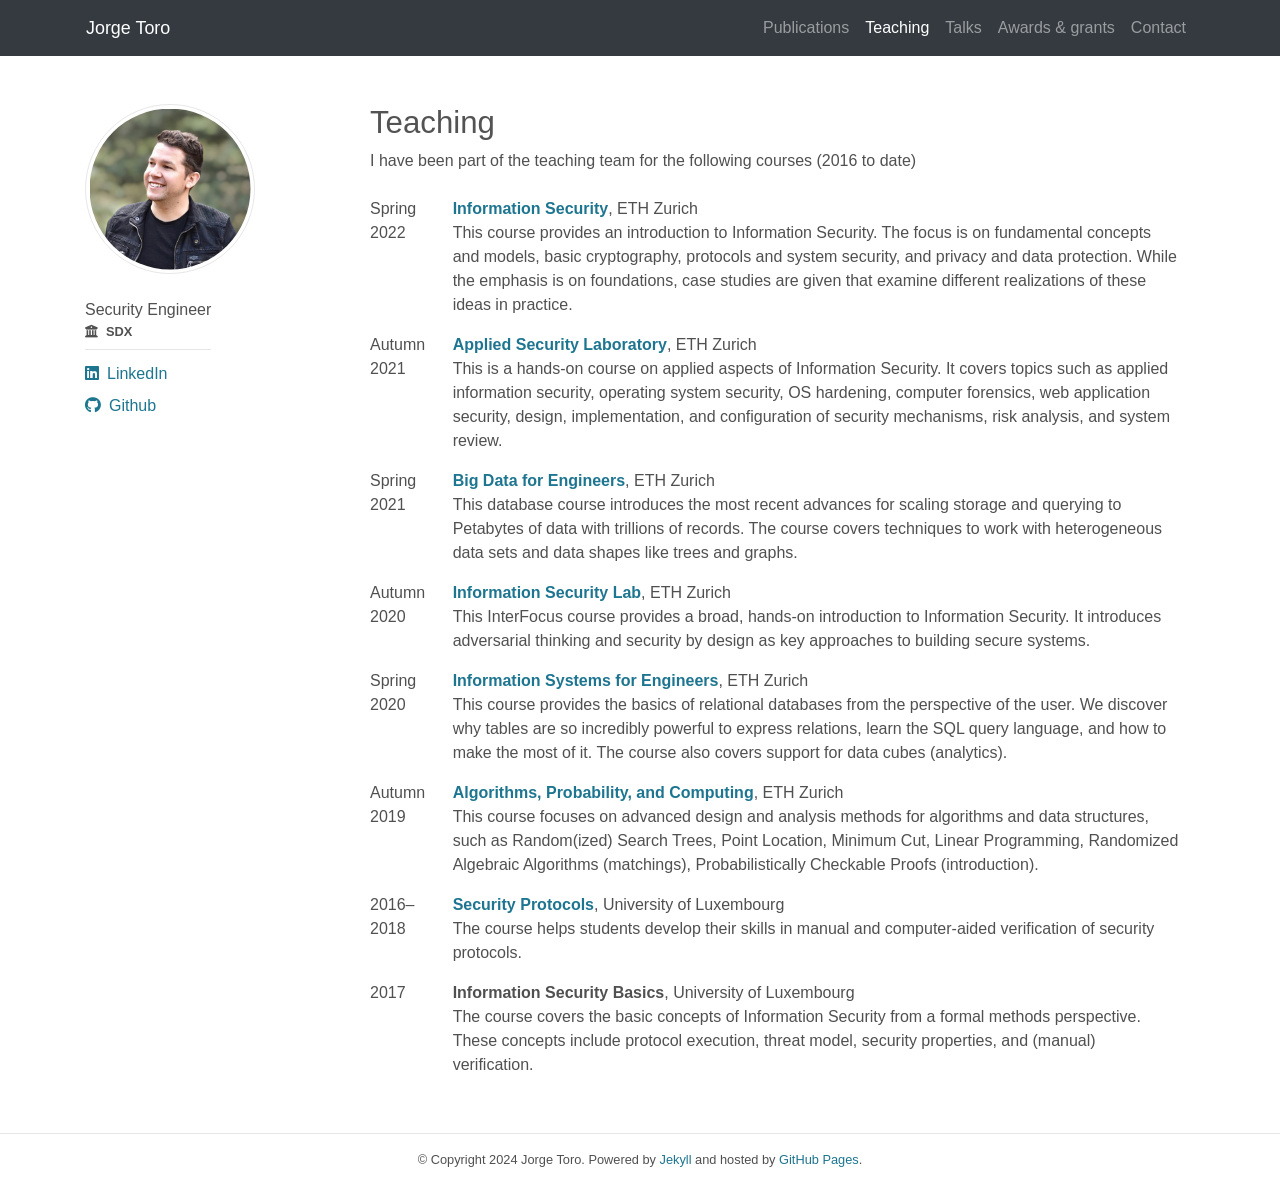
<file: teaching/index.html>
<!DOCTYPE html> <html lang="en"> <head> <meta charset="utf-8"> <meta name="viewport" content="width=device-width, initial-scale=1, shrink-to-fit=no"> <meta http-equiv="X-UA-Compatible" content="IE=edge"> <title> Teaching | Jorge Toro </title> <meta name="description" content="Jorge Toro's website."> <meta name="google-site-verification" content="XbaqVxXcDgBON_eYOMAfsf_VuzDrLs3RcIf-P2u_D7I"/> <link rel="stylesheet" href="https://cdn.jsdelivr.net/npm/bootstrap@4.6.2/dist/css/bootstrap.min.css" integrity="sha384-xOolHFLEh07PJGoPkLv1IbcEPTNtaed2xpHsD9ESMhqIYd0nLMwNLD69Npy4HI+N" crossorigin="anonymous"> <link rel="stylesheet" href="https://cdnjs.cloudflare.com/ajax/libs/font-awesome/6.1.2/css/all.min.css" crossorigin="anonymous"> <link href="/assets/img/favicon.png" rel="icon"> <link href="/assets/img/apple-touch-icon.png" rel="apple-touch-icon"> <link rel="stylesheet" href="https://gitcdn.link/repo/jwarby/jekyll-pygments-themes/master/github.css"/> <link rel="stylesheet" href="/assets/css/main.css"> <link rel="canonical" href="/teaching/"> </head> <body> <div class="bg-dark mb-5 pl-2 pr-2 pl-sm-0 pr-sm-0"> <nav id="navbar" class="container-md navbar navbar-expand-lg navbar-dark"> <a class="navbar-brand" href="/">Jorge Toro</a> <button class="navbar-toggler mb-1" type="button" data-toggle="collapse" data-target="#navbarSupportedContent" aria-controls="navbarSupportedContent" aria-expanded="false" aria-label="Toggle navigation"> <span class="navbar-toggler-icon"></span> </button> <div class="collapse navbar-collapse text-right ml-auto" id="navbarSupportedContent"> <ul class="navbar-nav ml-auto"> <li class="nav-item "> <a class="nav-link" href="/publications/"> Publications </a> </li> <li class="nav-item active"> <a class="nav-link" href="/teaching/"> Teaching <span class="sr-only">(current)</span> </a> </li> <li class="nav-item "> <a class="nav-link" href="/talks/"> Talks </a> </li> <li class="nav-item "> <a class="nav-link" href="/awards-n-grants/"> Awards &amp; grants </a> </li> <li class="nav-item "> <a class="nav-link" href="/contact/"> Contact </a> </li> </ul> </div> </nav> </div> <div id="main-container" class="container-md pb-5"> <div class="row"> <div class="col-sm-3 d-none d-sm-block d-sm-block"> <div class="row"> <div class="col-auto mb-3 pr-sm-4"> <img id="profile-img" src="/assets/img/profile.jpg" alt="Profile picture" class="w-100"> </div> <div class="col-auto"> <div class="bio pt-2">Security Engineer</div> <div class="affiliation font-weight-bold small pb-0 pb-sm-2"><a href="https://www.sdx.com" target="_blank" rel="noopener noreferrer"><i class="fa fa-university mr-2"></i><span class="">SDX</span></a></div> <div class="social d-flex flex-sm-column mt-0 mt-sm-2"> <div class="pt-1 pb-1 pr-2"> <a href="https://www.linkedin.com/in/jtoropozo" target="_blank" rel="noopener noreferrer"><i class="fab fa-linkedin mr-2"></i><span class="d-none d-sm-inline">LinkedIn</span></a> </div> <div class="pt-1 pb-1 pr-2"> <a href="https://github.com/jorgetp" target="_blank" rel="noopener noreferrer"><i class="fab fa-github mr-2"></i><span class="d-none d-sm-inline">Github</span></a> </div> </div> </div> </div> </div> <div class="col-sm-9"> <div><h1>Teaching</h1></div> <div>I have been part of the teaching team for the following courses (2016 to date)</div> <div class="mb-3"></div> <table> <tbody> <tr> <td>Spring 2022</td> <td> <strong><a href="https://infsec.ethz.ch/education/ss2022/infsec.html" target="_blank" rel="noopener noreferrer">Information Security</a></strong>, ETH Zurich<br>This course provides an introduction to Information Security. The focus is on fundamental concepts and models, basic cryptography, protocols and system security, and privacy and data protection. While the emphasis is on foundations, case studies are given that examine different realizations of these ideas in practice.</td> </tr> <tr> <td>Autumn 2021</td> <td> <strong><a href="https://infsec.ethz.ch/education/as2021/seclab.html" target="_blank" rel="noopener noreferrer">Applied Security Laboratory</a></strong>, ETH Zurich<br>This is a hands-on course on applied aspects of Information Security. It covers topics such as applied information security, operating system security, OS hardening, computer forensics, web application security, design, implementation, and configuration of security mechanisms, risk analysis, and system review.</td> </tr> <tr> <td>Spring 2021</td> <td> <strong><a href="https://systems.ethz.ch/education/courses/2021-spring/big-data-for-engineers.html" target="_blank" rel="noopener noreferrer">Big Data for Engineers</a></strong>, ETH Zurich<br>This database course introduces the most recent advances for scaling storage and querying to Petabytes of data with trillions of records. The course covers techniques to work with heterogeneous data sets and data shapes like trees and graphs.</td> </tr> <tr> <td>Autumn 2020</td> <td> <strong><a href="http://www.vvz.ethz.ch/Vorlesungsverzeichnis/lerneinheit.view?semkez=2022W&amp;ansicht=KATALOGDATEN&amp;lerneinheitId=161941&amp;lang=en" target="_blank" rel="noopener noreferrer">Information Security Lab</a></strong>, ETH Zurich<br>This InterFocus course provides a broad, hands-on introduction to Information Security. It introduces adversarial thinking and security by design as key approaches to building secure systems.</td> </tr> <tr> <td>Spring 2020</td> <td> <strong><a href="http://www.vvz.ethz.ch/Vorlesungsverzeichnis/lerneinheit.view?semkez=2020S&amp;ansicht=KATALOGDATEN&amp;lerneinheitId=137237&amp;lang=en" target="_blank" rel="noopener noreferrer">Information Systems for Engineers</a></strong>, ETH Zurich<br>This course provides the basics of relational databases from the perspective of the user. We discover why tables are so incredibly powerful to express relations, learn the SQL query language, and how to make the most of it. The course also covers support for data cubes (analytics).</td> </tr> <tr> <td>Autumn 2019</td> <td> <strong><a href="https://www.ti.inf.ethz.ch/ew/courses/APC19/index.html" target="_blank" rel="noopener noreferrer">Algorithms, Probability, and Computing</a></strong>, ETH Zurich<br>This course focuses on advanced design and analysis methods for algorithms and data structures, such as Random(ized) Search Trees, Point Location, Minimum Cut, Linear Programming, Randomized Algebraic Algorithms (matchings), Probabilistically Checkable Proofs (introduction).</td> </tr> <tr> <td>2016–2018</td> <td> <strong><a href="https://satoss.uni.lu/courses/securityprotocols/" target="_blank" rel="noopener noreferrer">Security Protocols</a></strong>, University of Luxembourg<br>The course helps students develop their skills in manual and computer-aided verification of security protocols.</td> </tr> <tr> <td>2017</td> <td> <strong>Information Security Basics</strong>, University of Luxembourg<br>The course covers the basic concepts of Information Security from a formal methods perspective. These concepts include protocol execution, threat model, security properties, and (manual) verification.</td> </tr> </tbody> </table> </div> </div> </div> <footer class="container-fluid p-3 small text-center"> © Copyright 2024 Jorge Toro. Powered by <a href="http://jekyllrb.com/" target="_blank" rel="noopener noreferrer">Jekyll</a> and hosted by <a href="https://pages.github.com/" target="_blank" rel="noopener noreferrer">GitHub Pages</a>. </footer> </body> <script src="https://cdn.jsdelivr.net/npm/jquery@3.5.1/dist/jquery.slim.min.js" integrity="sha384-DfXdz2htPH0lsSSs5nCTpuj/zy4C+OGpamoFVy38MVBnE+IbbVYUew+OrCXaRkfj" crossorigin="anonymous"></script> <script src="https://cdn.jsdelivr.net/npm/bootstrap@4.6.2/dist/js/bootstrap.bundle.min.js" integrity="sha384-Fy6S3B9q64WdZWQUiU+q4/2Lc9npb8tCaSX9FK7E8HnRr0Jz8D6OP9dO5Vg3Q9ct" crossorigin="anonymous"></script> </html>
</file>
<file: assets/css/style.css>
body {
  font-family: "Ubuntu", monospace;
}

:root {
  --bs-link-color: #7dd3a8;
  --bs-link-hover-color: #a7e8c4;
  --bs-primary: #7dd3a8;
}

a {
  text-decoration: none;
  color: #7dd3a8;
}

a:hover {
  text-decoration: underline;
  color: #a7e8c4;
}

.nav-link {
  color: #7dd3a8;
}
</file>
<file: assets/css/main.css>
/******************************************************************************* * Variables used throughout the theme. * To adjust anything, simply edit the variables below and rebuild the theme. ******************************************************************************/ /******************************************************************************* * Themes ******************************************************************************/ @media (prefers-color-scheme: light) { html { --bg-color: #ffffff; --code-bg-color: #f2f2f2; --text-color: #505050; --theme-color: #1d7590; --divider-color: rgba(0,0,0,.1); } } @media (prefers-color-scheme: dark) { html { --bg-color: #1C1C1D; --code-bg-color: #2c3237; --text-color: #c2c2c2; --theme-color: #7bcce4; --divider-color: #424246; } } /* ================= my custom styling================== */ html, body { color: var(--text-color); background-color: var(--bg-color); font-size: 16px; line-height: 1.5; height: 100%; display: flex; flex-direction: column; } /*#main-container, #navbar { max-width: 1000px; margin: auto; }*/ a, a:hover { color: var(--theme-color); } table th, table td { font-size: 1em; padding-left: 0; padding-right: 1em; padding-top: 0.5em; padding-bottom: 0.5em; vertical-align: top; } table.chrono tr td:first-child { white-space: nowrap; } #profile-img { border-radius: 50%; padding: 3.5px; border: 1px solid var(--divider-color); max-width: 170px; opacity: 0.95; } .navbar-brand { font-size: 1.12em; } .affiliation { border-bottom: 1px solid var(--divider-color); } .affiliation a > span, .affiliation a > i { color: var(--text-color); } .notice { background: var(--code-bg-color); border: 1px solid var(--divider-color); } h1, h2 { opacity: 0.98; font-weight: 500; } h1 { font-size: 1.95em; } h2 { font-size: 1.7em; } .mt-minus4 { margin-top: -4em; } ol.bibliography { margin: 0; padding: 1.5em; list-style: inherit; } ol.bibliography.mt-minus1 { margin-top: -0.75em; } .bib-links { line-height: 2.2em; } .bib-link { white-space: nowrap; margin-right: 0.3em; padding: 4px 5.5px; border-radius: 3px; border: 1px solid #828282; color: var(--text-color); } .bib-link:hover { text-decoration: none; background: var(--theme-color); border: 1px solid var(--theme-color); color: var(--bg-color); } footer { margin-top: auto; border-top: 1px solid var(--divider-color); } /* responsive design */ @media (max-width: 576px) { #profile-img { max-width: 7em; } .affiliation { border-bottom: none; } .social { font-size: 1.5em; } } /*# sourceMappingURL=main.css.map */
</file>
